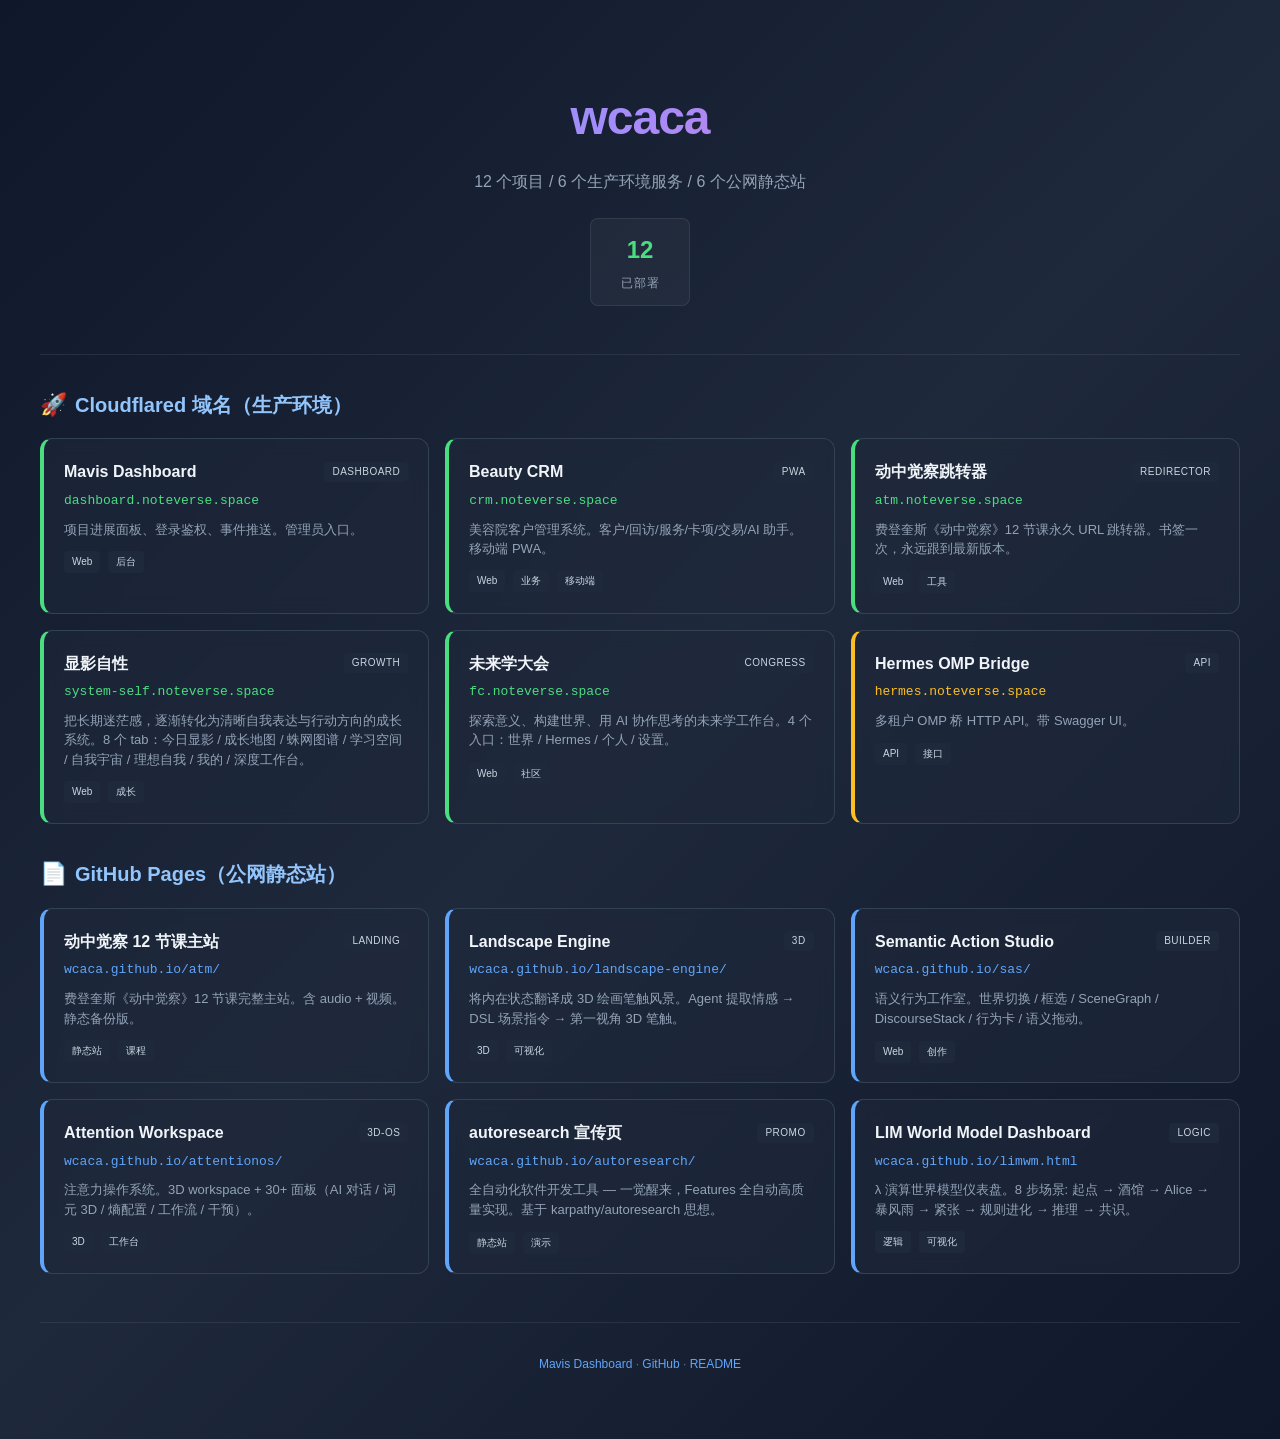
<file: index.html>
<!DOCTYPE html>
<html lang="zh-CN">
<head>
<meta charset="UTF-8">
<meta name="viewport" content="width=device-width, initial-scale=1.0">
<title>wcaca · 12 部署总入口</title>
<style>
* { box-sizing: border-box; margin: 0; padding: 0; }
body {
  font-family: -apple-system, BlinkMacSystemFont, 'Segoe UI', sans-serif;
  background: linear-gradient(135deg, #0f172a 0%, #1e293b 50%, #0f172a 100%);
  color: #e2e8f0;
  padding: 32px 16px;
  line-height: 1.6;
  min-height: 100vh;
}
.wrap { max-width: 1200px; margin: 0 auto; }

.hero {
  text-align: center;
  padding: 48px 16px;
  border-bottom: 1px solid rgba(255,255,255,0.08);
  margin-bottom: 32px;
}
.hero h1 {
  font-size: 48px;
  font-weight: 800;
  background: linear-gradient(135deg, #60a5fa 0%, #a78bfa 50%, #f472b6 100%);
  -webkit-background-clip: text;
  background-clip: text;
  color: transparent;
  margin-bottom: 12px;
  letter-spacing: -1px;
}
.hero .sub {
  color: #94a3b8;
  font-size: 16px;
  margin-bottom: 24px;
}
.hero .stats {
  display: flex;
  gap: 24px;
  justify-content: center;
  flex-wrap: wrap;
  margin-top: 24px;
}
.hero .stat {
  background: rgba(255,255,255,0.04);
  border: 1px solid rgba(255,255,255,0.08);
  border-radius: 8px;
  padding: 12px 20px;
  min-width: 100px;
}
.hero .stat .num {
  font-size: 24px;
  font-weight: 700;
  color: #4ade80;
  font-variant-numeric: tabular-nums;
}
.hero .stat .lbl {
  color: #94a3b8;
  font-size: 12px;
  text-transform: uppercase;
  letter-spacing: 1px;
  margin-top: 4px;
}

h2 {
  color: #93c5fd;
  margin: 32px 0 16px;
  font-size: 20px;
  display: flex;
  align-items: center;
  gap: 8px;
}
h2 .icon { font-size: 22px; }

.grid {
  display: grid;
  grid-template-columns: repeat(auto-fit, minmax(360px, 1fr));
  gap: 16px;
  margin-bottom: 32px;
}
.card {
  background: rgba(30, 41, 59, 0.6);
  border: 1px solid #334155;
  border-left: 4px solid #4ade80;
  border-radius: 12px;
  padding: 20px;
  text-decoration: none;
  color: inherit;
  display: block;
  transition: all 0.2s ease;
  backdrop-filter: blur(8px);
}
.card:hover {
  transform: translateY(-2px);
  border-color: #60a5fa;
  background: rgba(30, 41, 59, 0.8);
}
.card.pages { border-left-color: #60a5fa; }
.card.api { border-left-color: #fbbf24; }

.card h3 {
  font-size: 16px;
  color: #f1f5f9;
  margin-bottom: 6px;
  display: flex;
  align-items: center;
  justify-content: space-between;
}
.card h3 .badge {
  font-size: 10px;
  padding: 2px 8px;
  background: #1e293b;
  color: #cbd5e1;
  border-radius: 4px;
  text-transform: uppercase;
  letter-spacing: 0.5px;
  font-weight: 500;
}
.card .url {
  color: #4ade80;
  font-size: 13px;
  font-family: 'JetBrains Mono', 'SF Mono', Monaco, monospace;
  word-break: break-all;
  margin-bottom: 8px;
}
.card.pages .url { color: #60a5fa; }
.card.api .url { color: #fbbf24; }
.card .desc {
  color: #94a3b8;
  font-size: 13px;
  line-height: 1.5;
}
.card .meta {
  display: flex;
  gap: 8px;
  margin-top: 12px;
  flex-wrap: wrap;
}
.tag {
  display: inline-block;
  background: #1e293b;
  color: #cbd5e1;
  font-size: 10px;
  padding: 3px 8px;
  border-radius: 4px;
  font-weight: 500;
}

footer {
  text-align: center;
  padding: 32px 16px;
  margin-top: 48px;
  border-top: 1px solid rgba(255,255,255,0.08);
  color: #64748b;
  font-size: 12px;
}
footer a { color: #60a5fa; text-decoration: none; }
footer a:hover { text-decoration: underline; }
</style>
</head>
<body>
<div class="wrap">

  <div class="hero">
    <h1>wcaca</h1>
    <p class="sub">12 个项目 / 6 个生产环境服务 / 6 个公网静态站</p>
    <div class="stats">
      <div class="stat">
        <div class="num">12</div>
        <div class="lbl">已部署</div>
      </div>
    </div>
  </div>

  <h2><span class="icon">🚀</span> Cloudflared 域名（生产环境）</h2>
  <div class="grid">
    <a class="card" href="https://dashboard.noteverse.space" target="_blank" rel="nofollow noopener noreferrer">
      <h3>Mavis Dashboard <span class="badge">DASHBOARD</span></h3>
      <div class="url">dashboard.noteverse.space</div>
      <div class="desc">项目进展面板、登录鉴权、事件推送。管理员入口。</div>
      <div class="meta">
        <span class="tag">Web</span>
        <span class="tag">后台</span>
      </div>
    </a>

    <a class="card" href="https://crm.noteverse.space" target="_blank" rel="noopener noreferrer">
      <h3>Beauty CRM <span class="badge">PWA</span></h3>
      <div class="url">crm.noteverse.space</div>
      <div class="desc">美容院客户管理系统。客户/回访/服务/卡项/交易/AI 助手。移动端 PWA。</div>
      <div class="meta">
        <span class="tag">Web</span>
        <span class="tag">业务</span>
        <span class="tag">移动端</span>
      </div>
    </a>

    <a class="card" href="https://atm.noteverse.space" target="_blank" rel="noopener noreferrer">
      <h3>动中觉察跳转器 <span class="badge">REDIRECTOR</span></h3>
      <div class="url">atm.noteverse.space</div>
      <div class="desc">费登奎斯《动中觉察》12 节课永久 URL 跳转器。书签一次，永远跟到最新版本。</div>
      <div class="meta">
        <span class="tag">Web</span>
        <span class="tag">工具</span>
      </div>
    </a>

    <a class="card" href="https://system-self.noteverse.space" target="_blank" rel="noopener noreferrer">
      <h3>显影自性 <span class="badge">GROWTH</span></h3>
      <div class="url">system-self.noteverse.space</div>
      <div class="desc">把长期迷茫感，逐渐转化为清晰自我表达与行动方向的成长系统。8 个 tab：今日显影 / 成长地图 / 蛛网图谱 / 学习空间 / 自我宇宙 / 理想自我 / 我的 / 深度工作台。</div>
      <div class="meta">
        <span class="tag">Web</span>
        <span class="tag">成长</span>
      </div>
    </a>

    <a class="card" href="https://fc.noteverse.space" target="_blank" rel="noopener noreferrer">
      <h3>未来学大会 <span class="badge">CONGRESS</span></h3>
      <div class="url">fc.noteverse.space</div>
      <div class="desc">探索意义、构建世界、用 AI 协作思考的未来学工作台。4 个入口：世界 / Hermes / 个人 / 设置。</div>
      <div class="meta">
        <span class="tag">Web</span>
        <span class="tag">社区</span>
      </div>
    </a>

    <a class="card api" href="https://hermes.noteverse.space/docs" target="_blank" rel="noopener noreferrer">
      <h3>Hermes OMP Bridge <span class="badge">API</span></h3>
      <div class="url">hermes.noteverse.space</div>
      <div class="desc">多租户 OMP 桥 HTTP API。带 Swagger UI。</div>
      <div class="meta">
        <span class="tag">API</span>
        <span class="tag">接口</span>
      </div>
    </a>
  </div>

  <h2><span class="icon">📄</span> GitHub Pages（公网静态站）</h2>
  <div class="grid">
    <a class="card pages" href="./atm/">
      <h3>动中觉察 12 节课主站 <span class="badge">LANDING</span></h3>
      <div class="url">wcaca.github.io/atm/</div>
      <div class="desc">费登奎斯《动中觉察》12 节课完整主站。含 audio + 视频。静态备份版。</div>
      <div class="meta">
        <span class="tag">静态站</span>
        <span class="tag">课程</span>
      </div>
    </a>

    <a class="card pages" href="./landscape-engine/">
      <h3>Landscape Engine <span class="badge">3D</span></h3>
      <div class="url">wcaca.github.io/landscape-engine/</div>
      <div class="desc">将内在状态翻译成 3D 绘画笔触风景。Agent 提取情感 → DSL 场景指令 → 第一视角 3D 笔触。</div>
      <div class="meta">
        <span class="tag">3D</span>
        <span class="tag">可视化</span>
      </div>
    </a>

    <a class="card pages" href="./sas/">
      <h3>Semantic Action Studio <span class="badge">BUILDER</span></h3>
      <div class="url">wcaca.github.io/sas/</div>
      <div class="desc">语义行为工作室。世界切换 / 框选 / SceneGraph / DiscourseStack / 行为卡 / 语义拖动。</div>
      <div class="meta">
        <span class="tag">Web</span>
        <span class="tag">创作</span>
      </div>
    </a>

    <a class="card pages" href="./attentionos/">
      <h3>Attention Workspace <span class="badge">3D-OS</span></h3>
      <div class="url">wcaca.github.io/attentionos/</div>
      <div class="desc">注意力操作系统。3D workspace + 30+ 面板（AI 对话 / 词元 3D / 熵配置 / 工作流 / 干预）。</div>
      <div class="meta">
        <span class="tag">3D</span>
        <span class="tag">工作台</span>
      </div>
    </a>

    <a class="card pages" href="./autoresearch/">
      <h3>autoresearch 宣传页 <span class="badge">PROMO</span></h3>
      <div class="url">wcaca.github.io/autoresearch/</div>
      <div class="desc">全自动化软件开发工具 — 一觉醒来，Features 全自动高质量实现。基于 karpathy/autoresearch 思想。</div>
      <div class="meta">
        <span class="tag">静态站</span>
        <span class="tag">演示</span>
      </div>
    </a>

    <a class="card pages" href="./limwm.html">
      <h3>LIM World Model Dashboard <span class="badge">LOGIC</span></h3>
      <div class="url">wcaca.github.io/limwm.html</div>
      <div class="desc">λ 演算世界模型仪表盘。8 步场景: 起点 → 酒馆 → Alice → 暴风雨 → 紧张 → 规则进化 → 推理 → 共识。</div>
      <div class="meta">
        <span class="tag">逻辑</span>
        <span class="tag">可视化</span>
      </div>
    </a>
  </div>

  <footer>
    <p><a href="https://dashboard.noteverse.space" rel="nofollow noopener noreferrer">Mavis Dashboard</a> ·
    <a href="https://github.com/wcaca" rel="noopener noreferrer">GitHub</a> ·
    <a href="https://wcaca.github.io/wcaca.github.io/README.md" rel="noopener noreferrer">README</a></p>
  </footer>

</div>
</body>
</html>
</file>
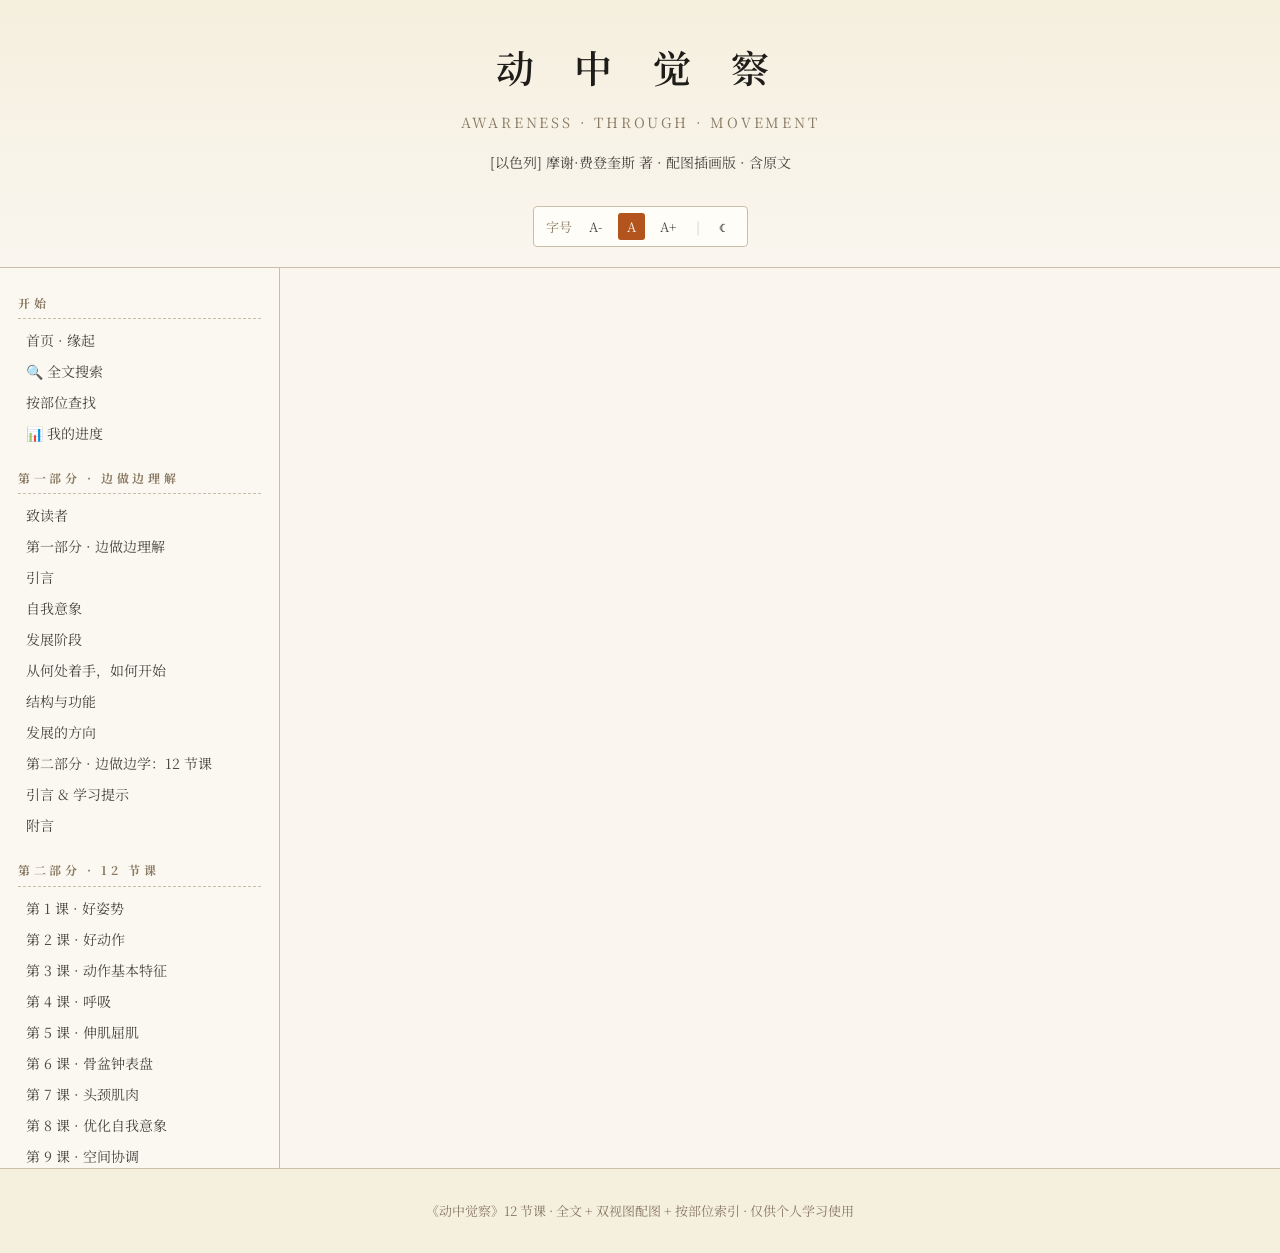
<file: atm/index.html>
<!doctype html>
<html lang="zh-CN">
  <head>
    <meta charset="UTF-8" />
    <link rel="icon" type="image/svg+xml" href="favicon.svg" />
    <meta name="viewport" content="width=device-width, initial-scale=1.0" />
    <title>动中觉察 · 12 节课插图版</title>
    <meta name="description" content="摩谢·费登奎斯《动中觉察》12 节课，配以动作示意图" />
    <link rel="preconnect" href="https://fonts.googleapis.com" />
    <link rel="preconnect" href="https://fonts.gstatic.com" crossorigin />
    <link rel="stylesheet" href="https://fonts.googleapis.com/css2?family=Noto+Serif+SC:wght@400;500;600;700&display=swap" />
    <script type="module" crossorigin src="assets/index-By02EPwm.js"></script>
    <link rel="stylesheet" crossorigin href="assets/index-CZy6r_pu.css">
  </head>
  <body>
    <div id="root"></div>
  </body>
</html>
</file>
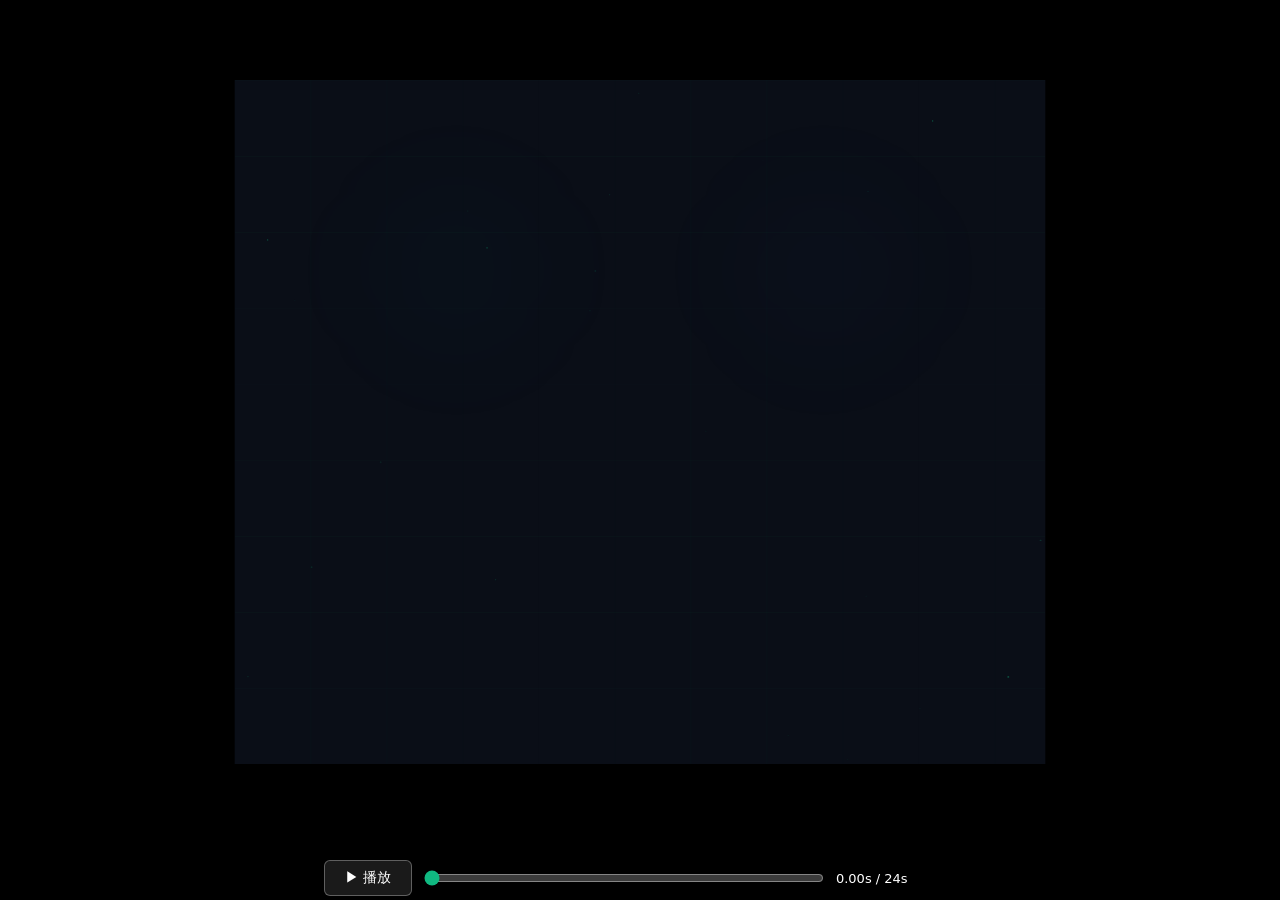
<file: autoresearch/index.html>
<!DOCTYPE html>
<html lang="zh-CN">
<head>
<meta charset="UTF-8">
<meta name="viewport" content="width=1920, initial-scale=1">
<title>autoresearch — 全自动化软件开发</title>
<style>
  @import url('https://fonts.googleapis.com/css2?family=JetBrains+Mono:wght@400;600;700&family=Noto+Sans+SC:wght@400;500;600;700&display=swap');
  * { margin: 0; padding: 0; box-sizing: border-box; }
  body { background: #000; overflow: hidden; font-family: 'Noto Sans SC', 'PingFang SC', 'Microsoft YaHei', system-ui, sans-serif; }
  #root { width: 100vw; height: 100vh; }

  .canvas { width: 1920px; height: 1080px; position: relative; overflow: hidden; background: #0a0e17; }
  .scene { position: absolute; inset: 0; }
  .controls { margin-top: 16px; display: flex; align-items: center; gap: 12px; color: #fff; font-family: system-ui, sans-serif; font-size: 13px; justify-content: center; }
  .controls button { padding: 8px 20px; border-radius: 6px; border: 1px solid rgba(255,255,255,.3); background: rgba(255,255,255,.1); color: #fff; cursor: pointer; font-size: 14px; }
  .controls button:hover { background: rgba(255,255,255,.2); }
  .controls span { font-variant-numeric: tabular-nums; min-width: 120px; }
  .particle { position: absolute; border-radius: 50%; pointer-events: none; }
  .grid-line { position: absolute; pointer-events: none; }
  @keyframes blink { 50% { opacity: 0; } }
  .cursor { display: inline-block; width: 8px; height: 16px; background: #10b981; animation: blink 1s step-end infinite; vertical-align: middle; }
</style>
</head>
<body>
<div id="root"></div>

<script>
/* =====================================================
   autoresearch 中文版宣传动画
   Pure vanilla JS — no React/Babel dependency
   ===================================================== */

const C = {
  bg:'#0a0e17', bgCard:'#111827', green:'#10b981', cyan:'#06b6d4', blue:'#3b82f6',
  purple:'#8b5cf6', orange:'#f59e0b', red:'#ef4444', white:'#f1f5f9',
  gray:'#64748b', grayLight:'#94a3b8', grayDark:'#1e293b', border:'#334155',
};
const mono = "'JetBrains Mono', monospace";
const sans = "'Noto Sans SC', 'PingFang SC', 'Microsoft YaHei', system-ui, sans-serif";
const DURATION = 24;

let currentTime = 0, playing = false, startTs = null, raf = null;

// Easing
const ease = {
  linear: t => t,
  easeOut: t => t*(2-t),
  easeInOut: t => t<0.5?2*t*t:-1+(4-2*t)*t,
  elastic: t => t===0||t===1?t:-Math.pow(2,10*(t-1))*Math.sin((t-1.1)*5*Math.PI),
};
function lerp(a,b,t,fn=ease.linear){ return a+(b-a)*fn(Math.max(0,Math.min(1,t))); }
function fadeIn(time,start,dur=0.3){ return ease.easeOut(Math.max(0,Math.min(1,(time-start)/dur))); }
function spriteP(time,start,end){ return time<start||time>end?-1:(time-start)/(end-start); }

// Particles
const particles=[];
for(let i=0;i<50;i++) particles.push({x:Math.random()*1920,y:Math.random()*1080,size:1+Math.random()*2,speed:0.3+Math.random()*0.7,baseOp:0.1+Math.random()*0.3});

function particleHtml(time){
  let h='';
  for(const p of particles){
    const y=((p.y-time*p.speed*30)%1080+1080)%1080;
    const op=p.baseOp*(0.5+0.5*Math.sin(time*2+p.x));
    h+=`<div class="particle" style="left:${p.x}px;top:${y}px;width:${p.size}px;height:${p.size}px;background:${C.green};opacity:${op.toFixed(3)}"></div>`;
  }
  return h;
}

function gridHtml(time){
  let h='';
  for(let x=0;x<=1920;x+=120){const op=0.03+0.02*Math.sin(time+x*0.01);h+=`<div class="grid-line" style="left:${x}px;top:0;width:1px;height:100%;background:rgba(16,185,129,${op.toFixed(4)})"></div>`;}
  for(let y=0;y<=1080;y+=120){const op=0.03+0.02*Math.sin(time+y*0.01);h+=`<div class="grid-line" style="left:0;top:${y}px;width:100%;height:1px;background:rgba(16,185,129,${op.toFixed(4)})"></div>`;}
  return h;
}

function esc(s){return s.replace(/&/g,'&amp;').replace(/</g,'&lt;').replace(/>/g,'&gt;');}

function arrowSvg(x,y,op,time){
  const d=-time*40;
  return `<svg style="position:absolute;left:${x}px;top:${y}px;opacity:${op}" width="60" height="24" viewBox="0 0 60 24"><line x1="0" y1="12" x2="45" y2="12" stroke="${C.green}" stroke-width="2" stroke-dasharray="6 3" stroke-dashoffset="${d}" opacity="0.7"/><polygon points="42,6 54,12 42,18" fill="${C.green}" opacity="0.8"/></svg>`;
}

// ==================== Scenes ====================

function sceneTitle(t){
  if(t<0||t>5)return'';
  // 打字机效果
  const tagFull='> 你只管睡觉，功能自己上线。';
  const tagChars=Math.min(tagFull.length,Math.floor(Math.max(0,t-3)*20));

  // 扫描线 (前1.5s)
  const scanY=t<1.5?lerp(-100,1200,Math.min(1,t/1.5),ease.easeOut):-100;

  // 下划线展开
  const ulScale=lerp(0,1,Math.min(1,Math.max(0,(t-1.3)*3)),ease.easeOut);

  // 淡入
  const oBadge=fadeIn(t,0.4);
  const oTitle=fadeIn(t,0.7);
  const oSub=fadeIn(t,1.4);
  const oTag=fadeIn(t,3.0);
  const oCorners=fadeIn(t,0.6);

  // 标题上滑
  const titleY=lerp(40,0,Math.max(0,spriteP(t,0.7,2.0)),ease.easeOut);

  return `<div class="scene">
    ${particleHtml(t)}
    ${gridHtml(t)}

    <!-- 巨型发光球 -->
    <div style="position:absolute;top:250px;left:50%;transform:translateX(-50%);width:1000px;height:500px;border-radius:50%;background:radial-gradient(ellipse,${C.green}14,transparent 70%);filter:blur(60px);opacity:${Math.min(1,t*0.6).toFixed(2)}"></div>
    <div style="position:absolute;top:100px;left:150px;width:400px;height:400px;border-radius:50%;background:radial-gradient(circle,${C.cyan}08,transparent 70%);filter:blur(80px)"></div>
    <div style="position:absolute;top:100px;right:150px;width:400px;height:400px;border-radius:50%;background:radial-gradient(circle,${C.blue}08,transparent 70%);filter:blur(80px)"></div>

    <!-- 水平扫描线 -->
    ${t<1.5?`<div style="position:absolute;left:0;top:${scanY}px;width:100%;height:2px;background:linear-gradient(90deg,transparent,${C.green}90,transparent);box-shadow:0 0 40px 10px ${C.green}30"></div>`:''}

    <!-- 四角装饰框 -->
    <div style="position:absolute;top:40px;left:40px;width:60px;height:60px;border-top:2px solid ${C.green}40;border-left:2px solid ${C.green}40;opacity:${oCorners}"></div>
    <div style="position:absolute;top:40px;right:40px;width:60px;height:60px;border-top:2px solid ${C.green}40;border-right:2px solid ${C.green}40;opacity:${oCorners}"></div>
    <div style="position:absolute;bottom:40px;left:40px;width:60px;height:60px;border-bottom:2px solid ${C.green}40;border-left:2px solid ${C.green}40;opacity:${oCorners}"></div>
    <div style="position:absolute;bottom:40px;right:40px;width:60px;height:60px;border-bottom:2px solid ${C.green}40;border-right:2px solid ${C.green}40;opacity:${oCorners}"></div>

    <!-- 版本徽章 -->
    <div style="position:absolute;top:260px;left:50%;transform:translateX(-50%) translateY(${lerp(15,0,oBadge,ease.easeOut)}px);display:inline-flex;align-items:center;gap:10px;padding:10px 24px;border-radius:24px;background:${C.green}10;border:1px solid ${C.green}25;color:${C.green};font-size:15px;font-weight:600;font-family:${mono};letter-spacing:1px;opacity:${oBadge}">v1.0 <span style="color:${C.gray}">|</span> github.com/smallnest/autoresearch</div>

    <!-- 主标题 -->
    <div style="position:absolute;top:340px;left:0;right:0;text-align:center;opacity:${oTitle};transform:translateY(${titleY}px)">
      <span style="font-size:110px;font-weight:700;color:${C.white};font-family:${mono};letter-spacing:-4px;line-height:1;text-shadow:0 0 60px ${C.green}30,0 0 120px ${C.green}10">autoresearch</span>
    </div>

    <!-- 强调下划线 -->
    <div style="position:absolute;top:470px;left:50%;transform:translateX(-50%) scaleX(${ulScale.toFixed(3)});width:500px;height:3px;border-radius:2px;background:linear-gradient(90deg,transparent,${C.green},transparent);box-shadow:0 0 20px ${C.green}40;opacity:${oTitle}"></div>

    <!-- 副标题 -->
    <div style="position:absolute;top:510px;left:0;right:0;text-align:center;font-size:30px;color:${C.grayLight};font-weight:500;letter-spacing:2px;opacity:${oSub};transform:translateY(${lerp(15,0,oSub,ease.easeOut)}px);font-family:${sans}">全自动化软件开发</div>

    <!-- 口号 (打字机效果) -->
    <div style="position:absolute;top:600px;left:0;right:0;text-align:center;font-size:19px;color:${C.green};font-family:${sans};opacity:${oTag}">${esc(tagFull.substring(0,tagChars))}${tagChars<tagFull.length?'<span class="cursor" style="width:10px;height:20px;margin-left:2px"></span>':''}</div>

    <!-- 底部二进制装饰 -->
    <div style="position:absolute;bottom:60px;left:50%;transform:translateX(-50%);display:flex;gap:36px;font-family:${mono};font-size:11px;color:${C.green}18;opacity:${fadeIn(t,1.5)}">
      ${['01001','11010','00111','10101','01110','10010','11100','01011'].map((b,i)=>`<span style="opacity:${(0.3+0.3*Math.sin(t*2+i)).toFixed(2)}">${b}</span>`).join('')}
    </div>
  </div>`;
}

function scenePipeline(t){
  if(t<5||t>12)return'';
  const phase=t<5.5?0:t<7?1:t<8.5?2:3;
  const agents=[
    {name:'Claude',icon:'\u{1F916}',color:C.blue,x:0},
    {name:'Codex',icon:'\u26A1',color:C.green,x:220},
    {name:'OpenCode',icon:'\u{1F504}',color:C.purple,x:440},
  ];
  let agentsHtml='';
  for(let i=0;i<agents.length;i++){
    const a=agents[i],active=phase===1;
    const op=fadeIn(t,5.0+i*0.15);
    const pulse=active?0.5+0.5*Math.sin(t*4+i):0;
    agentsHtml+=`<div style="position:absolute;left:${a.x}px;top:0;width:200px;padding:20px 16px;background:${C.bgCard};border-radius:12px;text-align:center;border:1px solid ${active?a.color:C.border};opacity:${op};transform:translateY(${lerp(30,0,op,ease.easeOut)}px) scale(${lerp(0.9,1,op,ease.easeOut)});box-shadow:${active?`0 0 ${20*pulse}px ${4*pulse}px ${a.color}30`:'0 4px 24px rgba(0,0,0,0.3)'}">
      <div style="width:48px;height:48px;border-radius:50%;background:${a.color}12;border:2px solid ${active?a.color+'cc':a.color+'40'};display:flex;align-items:center;justify-content:center;margin:0 auto 12px;font-size:20px;color:${a.color}">${a.icon}</div>
      <div style="color:${C.white};font-size:15px;font-weight:600;font-family:${mono}">${a.name}</div>
      <div style="margin-top:8px;font-size:11px;letter-spacing:1px;font-weight:600;color:${active?a.color:C.gray};font-family:${sans}">${active?'执行中':'审查中'}</div>
    </div>`;
  }
  const score=phase>=2?Math.round(lerp(0,92,fadeIn(t,6.5),ease.easeOut)):0;
  const sc=score>=85?C.green:C.orange;
  const rad=50,circ=2*Math.PI*rad,filled=circ*(score/100);
  const step4Active=phase===3;
  let s4='';
  for(const item of [{icon:'\u{1F500}',text:'创建 PR'},{icon:'\u2705',text:'自动合并'},{icon:'\u{1F512}',text:'关闭 Issue'}]){
    s4+=`<div style="display:flex;align-items:center;gap:10px;padding:8px 0;opacity:${step4Active?1:0.4};color:${step4Active?C.white:C.gray};font-size:15px;font-weight:500;font-family:${sans}"><span style="font-size:16px">${item.icon}</span> ${item.text}${step4Active?`<span style="margin-left:auto;color:${C.green};font-size:12px;font-weight:600">\u2713</span>`:''}</div>`;
  }
  let dots='';
  const ai=Math.floor((t-4)*2)%5;
  for(let i=0;i<5;i++) dots+=`<div style="height:10px;border-radius:5px;width:${i===ai?32:10}px;background:${i===ai?C.green:C.grayDark};transition:all 0.3s"></div>`;
  return `<div class="scene">
    ${particleHtml(t)}
    <div style="position:absolute;top:60px;left:50%;transform:translateX(-50%);font-size:16px;letter-spacing:4px;color:${C.green};font-weight:600;font-family:${sans};opacity:${fadeIn(t,4.2)}">工 作 原 理</div>
    <div style="position:absolute;left:80px;top:200px;width:320px;padding:24px;background:${C.bgCard};border-radius:12px;border:1px solid ${phase===0?C.green:C.border};box-shadow:${phase===0?`0 0 30px ${C.green}15`:'none'};opacity:${fadeIn(t,4.4)};transform:translateY(${lerp(20,0,fadeIn(t,4.4),ease.easeOut)}px)">
      <div style="display:flex;align-items:center;gap:12px;margin-bottom:16px"><div style="width:36px;height:36px;border-radius:8px;background:#1f2937;display:flex;align-items:center;justify-content:center;font-size:18px">\u{1F4CB}</div><div><div style="color:${C.white};font-size:16px;font-weight:600;font-family:${sans}">GitHub Issue</div><div style="color:${C.gray};font-size:12px;font-family:${mono}">#42 feat: 用户认证</div></div></div>
      <div style="border-top:1px solid ${C.border};padding-top:12px;color:${C.grayLight};font-size:14px;line-height:1.7;font-family:${sans}">提供 Issue 编号，autoresearch 自动阅读、拆分子任务并开始实现。</div>
    </div>
    <div style="position:absolute;left:80px;top:172px;display:inline-flex;align-items:center;gap:6px;padding:6px 14px;border-radius:20px;background:rgba(6,182,212,0.08);border:1px solid rgba(6,182,212,0.25);color:${C.cyan};font-size:13px;font-weight:600;font-family:${sans};opacity:${fadeIn(t,4.4)};transform:scale(${lerp(0.8,1,fadeIn(t,4.4),ease.elastic)})">\u2460 输入</div>
    ${arrowSvg(420,245,fadeIn(t,5.2),t)}
    <div style="position:absolute;left:500px;top:140px">${agentsHtml}
      <div style="position:absolute;left:160px;top:-28px;display:inline-flex;align-items:center;gap:6px;padding:6px 14px;border-radius:20px;background:rgba(139,92,246,0.08);border:1px solid rgba(139,92,246,0.25);color:${C.purple};font-size:13px;font-weight:600;font-family:${sans};opacity:${fadeIn(t,5.0)};transform:scale(${lerp(0.8,1,fadeIn(t,5.0),ease.elastic)})">\u2461 多智能体协作</div>
      <div style="position:absolute;top:180px;left:140px;padding:10px 16px;border-radius:8px;background:${C.bgCard};border:1px solid ${C.border};font-family:${mono};font-size:13px;color:${C.grayLight};opacity:${fadeIn(t,5.5)}">agent = <span style="color:${C.green}">(iter-1) % N</span></div>
    </div>
    ${arrowSvg(980,245,fadeIn(t,6.2),t)}
    <div style="position:absolute;left:1060px;top:140px;opacity:${fadeIn(t,6.0)}">
      <div style="position:absolute;left:30px;top:-28px;display:inline-flex;align-items:center;gap:6px;padding:6px 14px;border-radius:20px;background:rgba(245,158,11,0.08);border:1px solid rgba(245,158,11,0.25);color:${C.orange};font-size:13px;font-weight:600;font-family:${sans};transform:scale(${lerp(0.8,1,fadeIn(t,6.0),ease.elastic)})">\u2462 质量关卡</div>
      <div style="position:absolute;left:30px;top:10px;width:140px;height:140px">
        <svg width="140" height="140" style="transform:rotate(-90deg)"><circle cx="70" cy="70" r="${rad}" fill="none" stroke="${C.grayDark}" stroke-width="6"/><circle cx="70" cy="70" r="${rad}" fill="none" stroke="${sc}" stroke-width="6" stroke-dasharray="${filled} ${circ}" stroke-linecap="round" style="filter:drop-shadow(0 0 6px ${sc}60)"/></svg>
        <div style="position:absolute;inset:0;display:flex;flex-direction:column;align-items:center;justify-content:center"><div style="font-size:32px;font-weight:700;color:${sc};font-family:${mono};line-height:1">${score}</div><div style="font-size:11px;color:${C.gray};margin-top:2px;font-family:${sans}">/ 85 通过</div></div>
      </div>
      <div style="position:absolute;top:170px;left:0;width:200px;text-align:center"><div style="color:${C.grayLight};font-size:13px;font-family:${sans}">评分阈值</div><div style="color:${C.white};font-size:15px;font-weight:600;font-family:${mono};margin-top:4px">${phase>=2?'PASS':'等待中'}</div></div>
    </div>
    ${arrowSvg(1300,245,fadeIn(t,7.2),t)}
    <div style="position:absolute;left:1380px;top:200px;opacity:${fadeIn(t,7.0)}">
      <div style="position:absolute;left:0;top:-28px;display:inline-flex;align-items:center;gap:6px;padding:6px 14px;border-radius:20px;background:rgba(16,185,129,0.08);border:1px solid rgba(16,185,129,0.25);color:${C.green};font-size:13px;font-weight:600;font-family:${sans};transform:scale(${lerp(0.8,1,fadeIn(t,7.0),ease.elastic)})">\u2463 输出</div>
      <div style="padding:20px;background:${C.bgCard};border-radius:12px;border:1px solid ${phase===3?C.green:C.border};width:280px;box-shadow:${phase===3?`0 0 30px ${C.green}15`:'none'}">${s4}</div>
    </div>
    <div style="position:absolute;bottom:120px;left:50%;transform:translateX(-50%);display:flex;align-items:center;gap:16px;opacity:${fadeIn(t,8.0)}">${dots}<span style="color:${C.gray};font-size:13px;font-family:${sans};margin-left:8px">第 ${Math.min(5,Math.max(1,Math.floor((t-4)*1.5)))} 轮 / 共 5 轮</span></div>
  </div>`;
}

function sceneTerminal(t){
  if(t<11||t>17)return'';
  const allLines=[
    {cls:'cmd',text:'./run.sh 42'},
    {cls:''},
    {cls:'info',text:'\u2192 读取 Issue #42: feat: 添加用户认证功能'},
    {cls:'info',text:'\u2192 规划阶段: 拆分为 3 个子任务'},
    {cls:'info',text:'\u2192 子任务 T-001: 添加认证中间件 (优先级 1)'},
    {cls:'info',text:'\u2192 子任务 T-002: 添加登录/注册接口 (优先级 2)'},
    {cls:'info',text:'\u2192 子任务 T-003: 添加认证测试 (优先级 3)'},
    {cls:''},
    {cls:'bright',text:'\u2550\u2550\u2550 第 1 轮 \u2014 Claude (实现 T-001) \u2550\u2550\u2550'},
    {cls:'pass',text:'\u2713 实现完成'},
    {cls:'bright',text:'\u2550\u2550\u2550 第 2 轮 \u2014 Codex (审查 T-001) \u2550\u2550\u2550'},
    {cls:'pass',text:'\u2713 审查评分: 92/100 (\u2265 85 通过)'},
    {cls:'pass',text:'\u2713 子任务 T-001 通过'},
    {cls:'bright',text:'\u2550\u2550\u2550 第 3 轮 \u2014 OpenCode (审查 T-002) \u2550\u2550\u2550'},
    {cls:'fail',text:'\u2717 审查评分: 78/100 (< 85 未通过)'},
    {cls:'info',text:'\u2192 根据审查反馈修复中...'},
    {cls:'bright',text:'\u2550\u2550\u2550 第 4 轮 \u2014 Claude (审查 T-002) \u2550\u2550\u2550'},
    {cls:'pass',text:'\u2713 审查评分: 88/100 (\u2265 85 通过)'},
    {cls:'pass',text:'\u2713 子任务 T-002 通过'},
    {cls:'bright',text:'\u2550\u2550\u2550 第 5 轮 \u2014 Codex (审查 T-003) \u2550\u2550\u2550'},
    {cls:'pass',text:'\u2713 审查评分: 95/100 (\u2265 85 通过)'},
    {cls:'pass',text:'\u2713 所有子任务通过!'},
    {cls:''},
    {cls:'pass',text:'\u2192 创建 PR #43... \u2713'},
    {cls:'pass',text:'\u2192 合并 PR #43... \u2713'},
    {cls:'pass',text:'\u2192 评论 Issue #42... \u2713'},
    {cls:'pass',text:'\u2192 关闭 Issue #42... \u2713'},
    {cls:''},
    {cls:'pass',text:'\u2705 Issue #42 已完成，共 5 轮迭代 (评分: 95/100)'},
  ];
  const lineProg=Math.min(1,(t-11.5)*0.22);
  const n=Math.floor(allLines.length*lineProg);
  let linesHtml='';
  for(let i=0;i<n&&i<allLines.length;i++){
    const l=allLines[i];
    if(!l.cls){linesHtml+='\n';continue;}
    if(l.cls==='cmd') linesHtml+=`<span style="color:${C.green}">$ </span><span style="color:${C.white}">${esc(l.text)}</span>\n`;
    else linesHtml+=`<span style="color:${l.cls==='pass'?C.green:l.cls==='fail'?C.red:l.cls==='bright'?C.white:C.gray}">${esc(l.text)}</span>\n`;
  }
  if(t>12) linesHtml+='<span class="cursor"></span>';
  const termOp=fadeIn(t,11.5);
  const statsOp=fadeIn(t,14);
  const stats=[
    {icon:'\u{1F504}',value:'5',label:'迭代轮数'},
    {icon:'\u2B50',value:'95/100',label:'最终评分'},
    {icon:'\u{1F916}',value:'3',label:'智能体数'},
    {icon:'\u{1F4A4}',value:'0 分钟',label:'人工投入'},
  ];
  let sh='';
  for(const s of stats) sh+=`<div style="text-align:center;padding:16px 24px;background:${C.bgCard};border-radius:12px;border:1px solid ${C.border};min-width:160px"><div style="font-size:22px;margin-bottom:4px">${s.icon}</div><div style="font-size:22px;font-weight:700;color:${C.white};font-family:${mono}">${s.value}</div><div style="font-size:12px;color:${C.gray};margin-top:4px;letter-spacing:1px;font-family:${sans}">${s.label}</div></div>`;
  return `<div class="scene">
    ${particleHtml(t)}
    ${gridHtml(t)}
    <div style="position:absolute;top:50px;left:50%;transform:translateX(-50%);font-size:16px;letter-spacing:4px;color:${C.green};font-weight:600;font-family:${sans};opacity:${fadeIn(t,11.2)}">一 条 命 令，全 自 动 化</div>
    <div style="position:absolute;left:260px;top:110px;width:1400px;height:520px;background:#0d1117;border-radius:12px;border:1px solid ${C.border};overflow:hidden;box-shadow:0 0 40px rgba(16,185,129,0.08);opacity:${termOp};transform:translateY(${lerp(20,0,termOp,ease.easeOut)}px)">
      <div style="display:flex;align-items:center;gap:8px;padding:10px 16px;background:#161b22;border-bottom:1px solid ${C.border}"><div style="width:10px;height:10px;border-radius:50%;background:#ff5f57"></div><div style="width:10px;height:10px;border-radius:50%;background:#febc2e"></div><div style="width:10px;height:10px;border-radius:50%;background:#28c840"></div><span style="margin-left:12px;color:${C.grayLight};font-size:12px;font-family:${mono}">bash \u2014 autoresearch</span></div>
      <div style="padding:16px;font-family:${mono};font-size:13px;line-height:1.8;color:${C.grayLight};white-space:pre">${linesHtml}</div>
    </div>
    <div style="position:absolute;bottom:120px;left:50%;transform:translateX(-50%);display:flex;gap:60px;opacity:${statsOp}">${sh}</div>
  </div>`;
}

function sceneFeatures(t){
  if(t<17||t>24)return'';
  const features=[
    {icon:'\u{1F500}',title:'多智能体轮转',desc:'Claude、Codex、OpenCode 轮流审查和修复代码',color:C.blue},
    {icon:'\u{1F3AF}',title:'智能质量关卡',desc:'基于 LLM 的评分系统，85/100 为通过阈值',color:C.orange},
    {icon:'\u{1F4E6}',title:'子任务自动规划',desc:'将复杂 Issue 自动拆分为可管理的子任务',color:C.purple},
    {icon:'\u{1F504}',title:'自动 PR 与合并',desc:'自动创建 PR、合并代码、评论并关闭 Issue',color:C.green},
    {icon:'\u26A1',title:'断点续跑模式',desc:'从中断的迭代中恢复，完整保留状态',color:C.cyan},
    {icon:'\u{1F310}',title:'多语言支持',desc:'支持 Go、Python、TypeScript、Rust、Java 等语言',color:C.red},
  ];
  let fh='';
  for(let i=0;i<features.length;i++){
    const f=features[i],col=i%3,row=Math.floor(i/3),op=fadeIn(t,17.4+i*0.2);
    fh+=`<div style="position:absolute;left:${140+col*560}px;top:${140+row*240}px;width:500px;padding:28px;background:${C.bgCard};border-radius:12px;border:1px solid ${C.border};display:flex;gap:20px;align-items:flex-start;opacity:${op};transform:translateY(${lerp(20,0,op,ease.easeOut)}px)">
      <div style="width:48px;height:48px;border-radius:10px;background:${f.color}12;display:flex;align-items:center;justify-content:center;font-size:22px;flex-shrink:0">${f.icon}</div>
      <div><div style="color:${C.white};font-size:17px;font-weight:600;margin-bottom:6px;font-family:${sans}">${f.title}</div><div style="color:${C.grayLight};font-size:14px;line-height:1.6;font-family:${sans}">${f.desc}</div></div>
    </div>`;
  }
  const ctaOp=fadeIn(t,20);
  return `<div class="scene">
    ${particleHtml(t)}
    <div style="position:absolute;top:50px;left:50%;transform:translateX(-50%);font-size:16px;letter-spacing:4px;color:${C.green};font-weight:600;font-family:${sans};opacity:${fadeIn(t,17.2)}">核 心 特 性</div>
    ${fh}
    <div style="position:absolute;bottom:100px;left:50%;transform:translateX(-50%);text-align:center;opacity:${ctaOp}">
      <div style="display:inline-flex;align-items:center;gap:8px;padding:6px 16px;border-radius:8px;background:${C.bgCard};border:1px solid ${C.border};font-family:${mono};font-size:14px;color:${C.green};margin-bottom:20px">$ git clone git@github.com:smallnest/autoresearch.git</div>
      <div style="font-size:20px;color:${C.grayLight};margin-top:12px;font-family:${sans}">灵感来自 <span style="color:${C.green}">karpathy/autoresearch</span></div>
    </div>
  </div>`;
}

// ==================== Render ====================

function render(){
  const canvas=document.getElementById('canvas');
  if(!canvas)return;
  const t=currentTime;
  canvas.innerHTML=sceneTitle(t)+scenePipeline(t)+sceneTerminal(t)+sceneFeatures(t);
  document.getElementById('time-display').textContent=`${t.toFixed(2)}s / ${DURATION}s`;
  document.getElementById('time-slider').value=t;
}

function tick(now){
  if(!playing)return;
  const elapsed=(now-startTs)/1000;
  if(elapsed>=DURATION){currentTime=DURATION;playing=false;document.getElementById('play-btn').textContent='\u25B6 播放';render();return;}
  currentTime=elapsed;
  render();
  raf=requestAnimationFrame(tick);
}

function togglePlay(){
  if(playing){playing=false;if(raf)cancelAnimationFrame(raf);document.getElementById('play-btn').textContent='\u25B6 播放';}
  else{playing=true;startTs=performance.now()-currentTime*1000;document.getElementById('play-btn').textContent='\u23F8 暂停';raf=requestAnimationFrame(tick);}
}

function onSliderChange(e){currentTime=parseFloat(e.target.value);if(playing)startTs=performance.now()-currentTime*1000;render();}

function init(){
  document.getElementById('root').innerHTML=`
    <div style="width:100vw;height:calc(100vh - 56px);display:flex;align-items:center;justify-content:center;background:#000">
      <div id="canvas" class="canvas"></div>
    </div>
    <div class="controls">
      <button id="play-btn" onclick="togglePlay()">\u25B6 播放</button>
      <input id="time-slider" type="range" min="0" max="${DURATION}" step="0.05" value="0" oninput="onSliderChange(event)" style="width:400px;accent-color:${C.green}">
      <span id="time-display" style="font-variant-numeric:tabular-nums;min-width:120px">0.00s / ${DURATION}s</span>
    </div>`;
  function scaleCanvas(){
    const canvas=document.getElementById('canvas');
    const container=canvas.parentElement;
    if(!container)return;
    const s=Math.min(container.clientWidth/1920,container.clientHeight/1080)*0.95;
    canvas.style.transform=`scale(${s})`;
    canvas.style.transformOrigin='center center';
  }
  scaleCanvas();
  window.addEventListener('resize',scaleCanvas);
  render();
}

document.addEventListener('DOMContentLoaded',init);
</script>
</body>
</html>
</file>
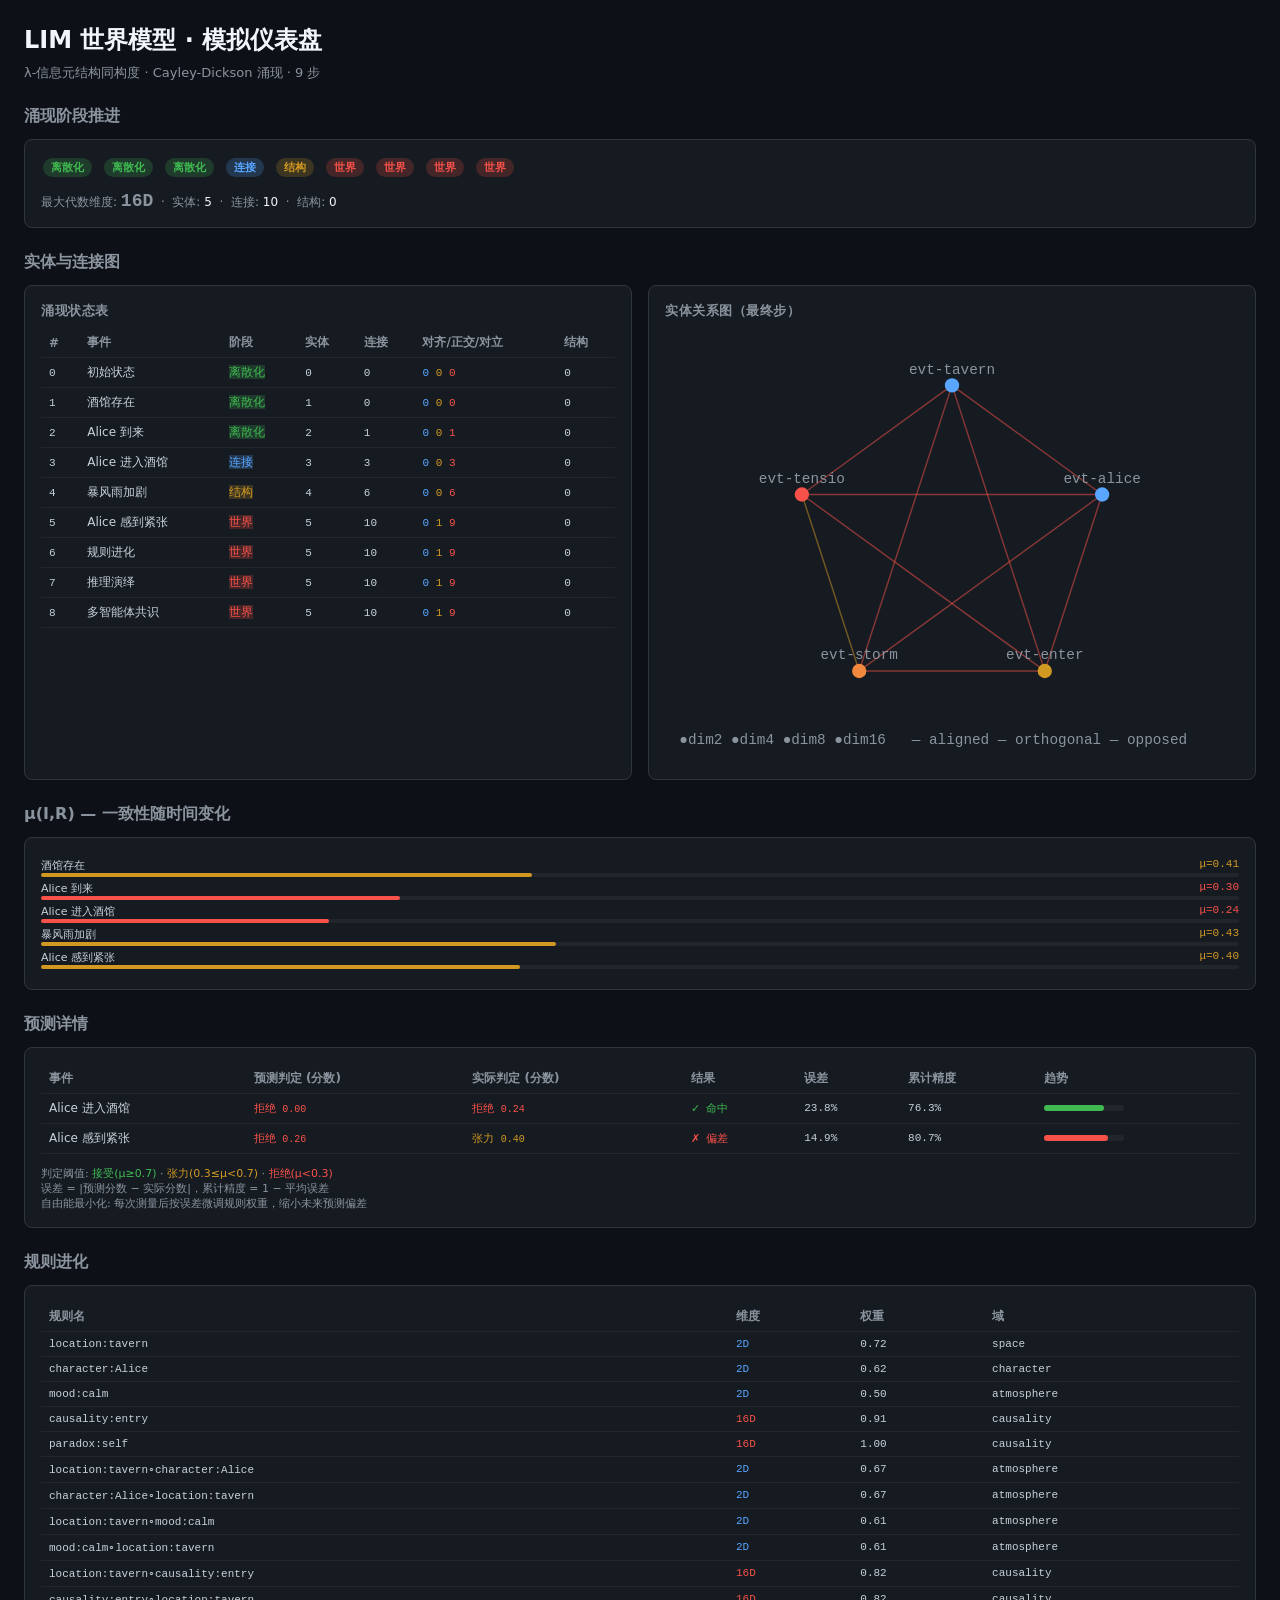
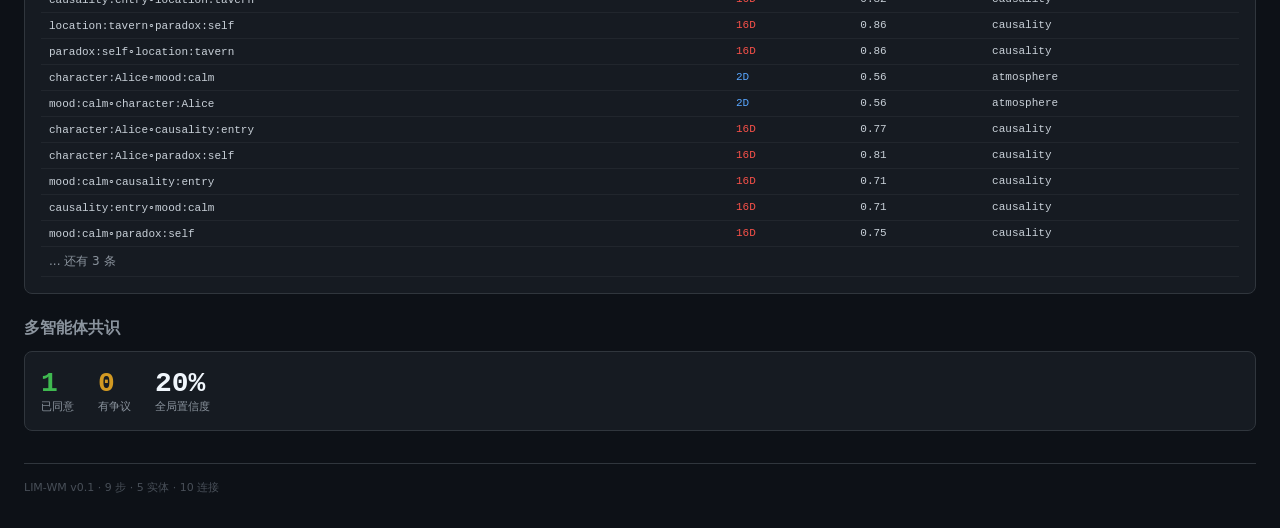
<file: limwm.html>
<!DOCTYPE html>
<html lang="zh">
<head>
<meta charset="UTF-8">
<meta name="viewport" content="width=device-width, initial-scale=1.0">
<title>LIM-WM World Model Dashboard</title>
<style>
*{box-sizing:border-box;margin:0;padding:0}
body{font-family:system-ui,sans-serif;background:#0d1117;color:#c9d1d9;padding:24px}
h1{font-size:24px;margin-bottom:8px;color:#f0f6fc}
h2{font-size:16px;color:#8b949e;margin:24px 0 12px}
.grid{display:grid;grid-template-columns:repeat(auto-fit,minmax(320px,1fr));gap:16px}
.card{background:#161b22;border:1px solid #30363d;border-radius:8px;padding:16px}
.card h3{font-size:13px;color:#8b949e;margin-bottom:8px;text-transform:uppercase;letter-spacing:.5px}
.value{font-size:28px;font-weight:700;font-family:monospace}
.accepted{color:#3fb950}.tension{color:#d29922}.rejected{color:#f85149}
.aligned{color:#58a6ff}.orthogonal{color:#d29922}.opposed{color:#f85149}
table{width:100%;border-collapse:collapse;font-size:12px}
th,td{padding:6px 8px;text-align:left;border-bottom:1px solid #21262d}
th{color:#8b949e;font-weight:600}
.mono{font-family:monospace;font-size:11px}
.bar{height:8px;border-radius:4px;margin:4px 0;transition:width .3s}
.bar-dim1{background:#3fb950}.bar-dim2{background:#58a6ff}
.bar-dim4{background:#d29922}.bar-dim8{background:#f0883e}
.bar-dim16{background:#f85149}
.bar-phase{background:linear-gradient(90deg,#3fb950,#58a6ff,#d29922,#f85149)}
.phase-pill{display:inline-block;padding:2px 8px;border-radius:12px;font-size:11px;font-weight:600}
.pill-d{background:#3fb95033;color:#3fb950}
.pill-c{background:#58a6ff33;color:#58a6ff}
.pill-s{background:#d2992233;color:#d29922}
.pill-w{background:#f8514933;color:#f85149}
svg{width:100%;height:auto}
.axis{stroke:#30363d;stroke-width:1}
.label{font-size:10px;fill:#8b949e;font-family:monospace}
.conn-line{stroke:#30363d;stroke-width:1}
.conn-aligned{stroke:#58a6ff}.conn-orthogonal{stroke:#d29922}.conn-opposed{stroke:#f85149}
.node{fill:#58a6ff}.node-dim16{fill:#f85149}.node-dim8{fill:#f0883e}.node-dim4{fill:#d29922}.node-dim2{fill:#58a6ff}
footer{margin-top:32px;padding-top:16px;border-top:1px solid#30363d;font-size:11px;color:#484f58}
</style>
</head>
<body>
<h1>LIM 世界模型 · 模拟仪表盘</h1>
<p style="color:#8b949e;font-size:13px">λ-信息元结构同构度 · Cayley-Dickson 涌现 · 9 步</p>

<h2>涌现阶段推进</h2>
<div class="card">

    <div style="display:flex;align-items:center;gap:8px;flex-wrap:wrap;margin-bottom:12px"><span class="phase-pill pill-d" style="margin:2px" title="第0步: 初始状态">离散化</span><span class="phase-pill pill-d" style="margin:2px" title="第1步: 酒馆存在">离散化</span><span class="phase-pill pill-d" style="margin:2px" title="第2步: Alice 到来">离散化</span><span class="phase-pill pill-c" style="margin:2px" title="第3步: Alice 进入酒馆">连接</span><span class="phase-pill pill-s" style="margin:2px" title="第4步: 暴风雨加剧">结构</span><span class="phase-pill pill-w" style="margin:2px" title="第5步: Alice 感到紧张">世界</span><span class="phase-pill pill-w" style="margin:2px" title="第6步: 规则进化">世界</span><span class="phase-pill pill-w" style="margin:2px" title="第7步: 推理演绎">世界</span><span class="phase-pill pill-w" style="margin:2px" title="第8步: 多智能体共识">世界</span></div>
    <div style="font-size:12px;color:#8b949e">
      最大代数维度: <span class="value" style="font-size:18px">16D</span>
      &nbsp;·&nbsp; 实体: <span style="color:#f0f6fc">5</span>
      &nbsp;·&nbsp; 连接: <span style="color:#f0f6fc">10</span>
      &nbsp;·&nbsp; 结构: <span style="color:#f0f6fc">0</span>
    </div>
</div>

<h2>实体与连接图</h2>
<div class="grid">
<div class="card">
<h3>涌现状态表</h3>
<table>
    <tr><th>#</th><th>事件</th><th>阶段</th><th>实体</th><th>连接</th><th>对齐/正交/对立</th><th>结构</th></tr>
    <tr>
      <td class="mono">0</td>
      <td>初始状态</td>
      <td><span class="pill-d">离散化</span></td>
      <td class="mono">0</td>
      <td class="mono">0</td>
      <td class="mono"><span class="aligned">0</span> <span class="orthogonal">0</span> <span class="opposed">0</span></td>
      <td class="mono">0</td>
    </tr><tr>
      <td class="mono">1</td>
      <td>酒馆存在</td>
      <td><span class="pill-d">离散化</span></td>
      <td class="mono">1</td>
      <td class="mono">0</td>
      <td class="mono"><span class="aligned">0</span> <span class="orthogonal">0</span> <span class="opposed">0</span></td>
      <td class="mono">0</td>
    </tr><tr>
      <td class="mono">2</td>
      <td>Alice 到来</td>
      <td><span class="pill-d">离散化</span></td>
      <td class="mono">2</td>
      <td class="mono">1</td>
      <td class="mono"><span class="aligned">0</span> <span class="orthogonal">0</span> <span class="opposed">1</span></td>
      <td class="mono">0</td>
    </tr><tr>
      <td class="mono">3</td>
      <td>Alice 进入酒馆</td>
      <td><span class="pill-c">连接</span></td>
      <td class="mono">3</td>
      <td class="mono">3</td>
      <td class="mono"><span class="aligned">0</span> <span class="orthogonal">0</span> <span class="opposed">3</span></td>
      <td class="mono">0</td>
    </tr><tr>
      <td class="mono">4</td>
      <td>暴风雨加剧</td>
      <td><span class="pill-s">结构</span></td>
      <td class="mono">4</td>
      <td class="mono">6</td>
      <td class="mono"><span class="aligned">0</span> <span class="orthogonal">0</span> <span class="opposed">6</span></td>
      <td class="mono">0</td>
    </tr><tr>
      <td class="mono">5</td>
      <td>Alice 感到紧张</td>
      <td><span class="pill-w">世界</span></td>
      <td class="mono">5</td>
      <td class="mono">10</td>
      <td class="mono"><span class="aligned">0</span> <span class="orthogonal">1</span> <span class="opposed">9</span></td>
      <td class="mono">0</td>
    </tr><tr>
      <td class="mono">6</td>
      <td>规则进化</td>
      <td><span class="pill-w">世界</span></td>
      <td class="mono">5</td>
      <td class="mono">10</td>
      <td class="mono"><span class="aligned">0</span> <span class="orthogonal">1</span> <span class="opposed">9</span></td>
      <td class="mono">0</td>
    </tr><tr>
      <td class="mono">7</td>
      <td>推理演绎</td>
      <td><span class="pill-w">世界</span></td>
      <td class="mono">5</td>
      <td class="mono">10</td>
      <td class="mono"><span class="aligned">0</span> <span class="orthogonal">1</span> <span class="opposed">9</span></td>
      <td class="mono">0</td>
    </tr><tr>
      <td class="mono">8</td>
      <td>多智能体共识</td>
      <td><span class="pill-w">世界</span></td>
      <td class="mono">5</td>
      <td class="mono">10</td>
      <td class="mono"><span class="aligned">0</span> <span class="orthogonal">1</span> <span class="opposed">9</span></td>
      <td class="mono">0</td>
    </tr>
  </table>
</div>
<div class="card">
<h3>实体关系图（最终步）</h3>
<svg viewBox="0 0 400 300">
    <line x1="304.6162167924669" y1="116.00813061875579" x2="200" y2="40" class="conn-opposed" opacity="0.5"/><line x1="264.65637775217203" y1="238.99186938124421" x2="200" y2="40" class="conn-opposed" opacity="0.5"/><line x1="264.65637775217203" y1="238.99186938124421" x2="304.6162167924669" y2="116.00813061875579" class="conn-opposed" opacity="0.5"/><line x1="135.34362224782797" y1="238.99186938124421" x2="200" y2="40" class="conn-opposed" opacity="0.5"/><line x1="135.34362224782797" y1="238.99186938124421" x2="304.6162167924669" y2="116.00813061875579" class="conn-opposed" opacity="0.5"/><line x1="135.34362224782797" y1="238.99186938124421" x2="264.65637775217203" y2="238.99186938124421" class="conn-opposed" opacity="0.5"/><line x1="95.3837832075331" y1="116.0081306187558" x2="200" y2="40" class="conn-opposed" opacity="0.5"/><line x1="95.3837832075331" y1="116.0081306187558" x2="304.6162167924669" y2="116.00813061875579" class="conn-opposed" opacity="0.5"/><line x1="95.3837832075331" y1="116.0081306187558" x2="264.65637775217203" y2="238.99186938124421" class="conn-opposed" opacity="0.5"/><line x1="95.3837832075331" y1="116.0081306187558" x2="135.34362224782797" y2="238.99186938124421" class="conn-orthogonal" opacity="0.5"/><circle cx="200" cy="40" r="5" class="node-dim2"/><text x="200" y="32" class="label" text-anchor="middle">evt-tavern</text><circle cx="304.6162167924669" cy="116.00813061875579" r="5" class="node-dim2"/><text x="304.6162167924669" y="108.00813061875579" class="label" text-anchor="middle">evt-alice</text><circle cx="264.65637775217203" cy="238.99186938124421" r="5" class="node-dim4"/><text x="264.65637775217203" y="230.99186938124421" class="label" text-anchor="middle">evt-enter</text><circle cx="135.34362224782797" cy="238.99186938124421" r="5" class="node-dim8"/><text x="135.34362224782797" y="230.99186938124421" class="label" text-anchor="middle">evt-storm</text><circle cx="95.3837832075331" cy="116.0081306187558" r="5" class="node-dim16"/><text x="95.3837832075331" y="108.0081306187558" class="label" text-anchor="middle">evt-tensio</text>
    <text x="10" y="290" class="label">●dim2 ●dim4 ●dim8 ●dim16 &nbsp; — aligned — orthogonal — opposed</text>
  </svg>
</div>
</div>

<h2>μ(I,R) — 一致性随时间变化</h2>
<div class="card">
<div style="margin:4px 0">
      <div style="display:flex;justify-content:space-between;font-size:11px"><span>酒馆存在</span><span class="mono tension">μ=0.41</span></div>
      <div style="background:#21262d;border-radius:4px;height:4px"><div style="width:41%;height:4px;background:#d29922;border-radius:4px"></div></div>
    </div><div style="margin:4px 0">
      <div style="display:flex;justify-content:space-between;font-size:11px"><span>Alice 到来</span><span class="mono rejected">μ=0.30</span></div>
      <div style="background:#21262d;border-radius:4px;height:4px"><div style="width:30%;height:4px;background:#f85149;border-radius:4px"></div></div>
    </div><div style="margin:4px 0">
      <div style="display:flex;justify-content:space-between;font-size:11px"><span>Alice 进入酒馆</span><span class="mono rejected">μ=0.24</span></div>
      <div style="background:#21262d;border-radius:4px;height:4px"><div style="width:24%;height:4px;background:#f85149;border-radius:4px"></div></div>
    </div><div style="margin:4px 0">
      <div style="display:flex;justify-content:space-between;font-size:11px"><span>暴风雨加剧</span><span class="mono tension">μ=0.43</span></div>
      <div style="background:#21262d;border-radius:4px;height:4px"><div style="width:43%;height:4px;background:#d29922;border-radius:4px"></div></div>
    </div><div style="margin:4px 0">
      <div style="display:flex;justify-content:space-between;font-size:11px"><span>Alice 感到紧张</span><span class="mono tension">μ=0.40</span></div>
      <div style="background:#21262d;border-radius:4px;height:4px"><div style="width:40%;height:4px;background:#d29922;border-radius:4px"></div></div>
    </div>
</div>

<h2>预测详情</h2>
<div class="card">
<table>
    <tr><th>事件</th><th>预测判定 (分数)</th><th>实际判定 (分数)</th><th>结果</th><th>误差</th><th>累计精度</th><th>趋势</th></tr>
    <tr>
      <td>Alice 进入酒馆</td>
      <td class="mono rejected">拒绝 <span style="font-size:10px">0.00</span></td>
      <td class="mono rejected">拒绝 <span style="font-size:10px">0.24</span></td>
      <td class="mono"><span class="accepted">✓ 命中</span></td>
      <td class="mono">23.8%</td>
      <td class="mono">76.3%</td>
      <td>
        <div style="background:#21262d;border-radius:3px;height:6px;width:80px">
          <div style="width:76%;height:6px;background:#3fb950;border-radius:3px"></div>
        </div>
      </td>
    </tr><tr>
      <td>Alice 感到紧张</td>
      <td class="mono rejected">拒绝 <span style="font-size:10px">0.26</span></td>
      <td class="mono tension">张力 <span style="font-size:10px">0.40</span></td>
      <td class="mono"><span class="rejected">✗ 偏差</span></td>
      <td class="mono">14.9%</td>
      <td class="mono">80.7%</td>
      <td>
        <div style="background:#21262d;border-radius:3px;height:6px;width:80px">
          <div style="width:81%;height:6px;background:#f85149;border-radius:3px"></div>
        </div>
      </td>
    </tr>
  </table>
  <div style="margin-top:12px;font-size:11px;color:#8b949e">
    判定阈值: <span class="accepted">接受(μ≥0.7)</span> · <span class="tension">张力(0.3≤μ<0.7)</span> · <span class="rejected">拒绝(μ<0.3)</span><br>
    误差 = |预测分数 − 实际分数|，累计精度 = 1 − 平均误差<br>
    自由能最小化: 每次测量后按误差微调规则权重，缩小未来预测偏差
  </div>
</div>

<h2>规则进化</h2>
<div class="card">
<table>
    <tr><th>规则名</th><th>维度</th><th>权重</th><th>域</th></tr>
    <tr>
      <td class="mono">location:tavern</td>
      <td class="mono aligned">2D</td>
      <td class="mono">0.72</td>
      <td class="mono">space</td>
    </tr><tr>
      <td class="mono">character:Alice</td>
      <td class="mono aligned">2D</td>
      <td class="mono">0.62</td>
      <td class="mono">character</td>
    </tr><tr>
      <td class="mono">mood:calm</td>
      <td class="mono aligned">2D</td>
      <td class="mono">0.50</td>
      <td class="mono">atmosphere</td>
    </tr><tr>
      <td class="mono">causality:entry</td>
      <td class="mono rejected">16D</td>
      <td class="mono">0.91</td>
      <td class="mono">causality</td>
    </tr><tr>
      <td class="mono">paradox:self</td>
      <td class="mono rejected">16D</td>
      <td class="mono">1.00</td>
      <td class="mono">causality</td>
    </tr><tr>
      <td class="mono">location:tavern∘character:Alice</td>
      <td class="mono aligned">2D</td>
      <td class="mono">0.67</td>
      <td class="mono">atmosphere</td>
    </tr><tr>
      <td class="mono">character:Alice∘location:tavern</td>
      <td class="mono aligned">2D</td>
      <td class="mono">0.67</td>
      <td class="mono">atmosphere</td>
    </tr><tr>
      <td class="mono">location:tavern∘mood:calm</td>
      <td class="mono aligned">2D</td>
      <td class="mono">0.61</td>
      <td class="mono">atmosphere</td>
    </tr><tr>
      <td class="mono">mood:calm∘location:tavern</td>
      <td class="mono aligned">2D</td>
      <td class="mono">0.61</td>
      <td class="mono">atmosphere</td>
    </tr><tr>
      <td class="mono">location:tavern∘causality:entry</td>
      <td class="mono rejected">16D</td>
      <td class="mono">0.82</td>
      <td class="mono">causality</td>
    </tr><tr>
      <td class="mono">causality:entry∘location:tavern</td>
      <td class="mono rejected">16D</td>
      <td class="mono">0.82</td>
      <td class="mono">causality</td>
    </tr><tr>
      <td class="mono">location:tavern∘paradox:self</td>
      <td class="mono rejected">16D</td>
      <td class="mono">0.86</td>
      <td class="mono">causality</td>
    </tr><tr>
      <td class="mono">paradox:self∘location:tavern</td>
      <td class="mono rejected">16D</td>
      <td class="mono">0.86</td>
      <td class="mono">causality</td>
    </tr><tr>
      <td class="mono">character:Alice∘mood:calm</td>
      <td class="mono aligned">2D</td>
      <td class="mono">0.56</td>
      <td class="mono">atmosphere</td>
    </tr><tr>
      <td class="mono">mood:calm∘character:Alice</td>
      <td class="mono aligned">2D</td>
      <td class="mono">0.56</td>
      <td class="mono">atmosphere</td>
    </tr><tr>
      <td class="mono">character:Alice∘causality:entry</td>
      <td class="mono rejected">16D</td>
      <td class="mono">0.77</td>
      <td class="mono">causality</td>
    </tr><tr>
      <td class="mono">character:Alice∘paradox:self</td>
      <td class="mono rejected">16D</td>
      <td class="mono">0.81</td>
      <td class="mono">causality</td>
    </tr><tr>
      <td class="mono">mood:calm∘causality:entry</td>
      <td class="mono rejected">16D</td>
      <td class="mono">0.71</td>
      <td class="mono">causality</td>
    </tr><tr>
      <td class="mono">causality:entry∘mood:calm</td>
      <td class="mono rejected">16D</td>
      <td class="mono">0.71</td>
      <td class="mono">causality</td>
    </tr><tr>
      <td class="mono">mood:calm∘paradox:self</td>
      <td class="mono rejected">16D</td>
      <td class="mono">0.75</td>
      <td class="mono">causality</td>
    </tr>
    <tr><td colspan="4" style="color:#8b949e">... 还有 3 条</td></tr>
  </table>
</div>


<h2>多智能体共识</h2>
<div class="card">
<div style="display:flex;gap:24px">
    <div>
      <div class="value accepted">1</div>
      <div style="font-size:11px;color:#8b949e">已同意</div>
    </div>
    <div>
      <div class="value tension">0</div>
      <div style="font-size:11px;color:#8b949e">有争议</div>
    </div>
    <div>
      <div class="value" style="color:#f0f6fc">20%</div>
      <div style="font-size:11px;color:#8b949e">全局置信度</div>
    </div>
  </div>
</div>

<footer>LIM-WM v0.1 · 9 步 · 5 实体 · 10 连接</footer>
</body>
</html>
</file>
<file: atm/assets/index-CZy6r_pu.css>
:root{--paper: #faf6ef;--paper-2: #f1ebde;--ink: #1f1d1a;--ink-soft: #4a4640;--rule: #c9bfa9;--accent: #b3541e;--accent-2: #3a6b3a;--muted: #8a7a64;--highlight: #f5e9c5}*{box-sizing:border-box}html,body{margin:0;padding:0}body{background:var(--paper);color:var(--ink);font-family:"Noto Serif SC","Source Han Serif SC",Songti SC,STSong,Hiragino Sans GB,Microsoft YaHei,Georgia,Times New Roman,serif;font-size:17px;line-height:1.85;-webkit-font-smoothing:antialiased}.site-header{border-bottom:1px solid var(--rule);background:linear-gradient(180deg,#f5efde 0%,var(--paper) 100%);padding:32px 24px 20px;text-align:center}.site-header h1{font-size:38px;font-weight:600;letter-spacing:.4em;margin:0 0 8px;color:var(--ink)}.site-header .sub{color:var(--muted);font-size:14px;letter-spacing:.2em;margin:0}.site-header .author{margin-top:14px;font-size:14px;color:var(--ink-soft)}.app{display:grid;grid-template-columns:280px 1fr;min-height:calc(100vh - 130px)}.sidebar{border-right:1px solid var(--rule);padding:24px 18px 60px;position:sticky;top:0;align-self:start;max-height:100vh;overflow-y:auto;background:#fbf8f1}.sidebar h3{font-size:12px;letter-spacing:.3em;color:var(--muted);margin:18px 0 6px;text-transform:uppercase;border-bottom:1px dashed var(--rule);padding-bottom:4px}.sidebar h3:first-child{margin-top:0}.sidebar a{display:block;padding:5px 8px;color:var(--ink-soft);text-decoration:none;font-size:14px;border-radius:3px;line-height:1.5}.sidebar a:hover{background:var(--highlight);color:var(--ink)}.sidebar a.active{background:var(--accent);color:#fffaf0}.main{padding:48px 56px 80px;max-width:880px}.main h1{font-size:32px;font-weight:600;margin:0 0 8px;letter-spacing:.1em}.main .lesson-no{color:var(--muted);font-size:13px;letter-spacing:.3em;margin-bottom:28px}.main h2{font-size:22px;font-weight:600;margin:40px 0 16px;padding-bottom:6px;border-bottom:1px solid var(--rule);color:var(--ink)}.main h3{font-size:18px;font-weight:600;margin:28px 0 12px;color:var(--ink)}.main p{margin:0 0 16px}.main em{color:var(--ink-soft);font-style:normal;background:var(--highlight);padding:0 4px}.main strong{color:var(--accent)}.main ul,.main ol{padding-left:1.4em}.main li{margin-bottom:6px}.fig{margin:28px 0;padding:18px 18px 14px;background:#fffdf7;border:1px solid var(--rule);border-radius:4px}.fig svg{display:block;max-width:100%;height:auto;margin:0 auto}.fig .caption{font-size:13px;color:var(--ink-soft);text-align:center;margin-top:10px;border-top:1px dashed var(--rule);padding-top:8px;line-height:1.6}.fig .caption strong{color:var(--ink)}.fig-toggle{display:flex;gap:0;margin-bottom:12px;border:1px solid var(--rule);border-radius:4px;overflow:hidden;width:fit-content;background:#faf6ef}.fig-toggle button{padding:6px 14px;border:none;background:transparent;font-size:13px;font-family:inherit;color:var(--ink-soft);cursor:pointer;transition:background .15s,color .15s}.fig-toggle button:hover:not(:disabled){background:var(--highlight);color:var(--ink)}.fig-toggle button.active{background:var(--accent);color:#fffaf0}.fig-toggle button:disabled{opacity:.4;cursor:not-allowed}.fig-toggle button:not(:last-child){border-right:1px solid var(--rule)}.figure-grid{display:grid;grid-template-columns:1fr 1fr;gap:18px;margin:24px 0}.anat-with-locator{display:flex;align-items:flex-start;gap:12px;background:linear-gradient(180deg,#f5efde,#fffdf7);padding:8px;border-radius:3px}body[data-dark="1"] .anat-with-locator{background:linear-gradient(180deg,#2a2620,#25221c)}.anat-figure-wrap{flex:1;min-width:0}@media (max-width: 700px){.figure-grid{grid-template-columns:1fr}}.hero{text-align:center;padding:60px 0 30px}.hero .badge{display:inline-block;font-size:12px;letter-spacing:.3em;color:var(--accent);border:1px solid var(--accent);padding:4px 14px;border-radius:99px;margin-bottom:22px}.hero h2{font-size:30px;font-weight:500;line-height:1.5;margin:0 0 18px;border:none;padding:0}.hero .lede{max-width:620px;margin:0 auto 28px;color:var(--ink-soft);font-size:16px}.hero .quote{font-size:17px;color:var(--ink-soft);border-left:3px solid var(--accent);padding:6px 18px;display:inline-block;text-align:left;max-width:560px;margin:0 auto 32px;background:var(--highlight)}.lesson-cards{display:grid;grid-template-columns:repeat(auto-fit,minmax(220px,1fr));gap:18px;margin-top:30px}.home-cta{display:grid;grid-template-columns:repeat(auto-fit,minmax(220px,1fr));gap:16px;margin:36px 0 10px}.cta-btn{display:flex;flex-direction:column;gap:8px;padding:22px 18px;border:1px solid var(--rule);border-radius:4px;background:#fffdf7;color:var(--ink);text-decoration:none;font-size:16px;font-weight:600;transition:all .15s}.cta-btn:hover{transform:translateY(-2px);box-shadow:0 6px 18px #785a3226;border-color:var(--accent)}.cta-btn.primary{background:var(--accent);color:#fffaf0;border-color:var(--accent)}.cta-btn.primary:hover{background:#964418}.cta-btn span{font-size:12px;font-weight:400;color:inherit;opacity:.7}.part-grid{display:grid;grid-template-columns:repeat(auto-fit,minmax(180px,1fr));gap:14px;margin:24px 0}.part-card{display:flex;flex-direction:column;align-items:center;gap:6px;padding:18px 14px;border:1px solid var(--rule);border-radius:4px;background:#fffdf7;text-decoration:none;color:var(--ink);text-align:center;transition:all .15s}.part-card:hover{transform:translateY(-2px);box-shadow:0 6px 18px #785a321f;border-color:var(--accent)}.part-icon{width:56px;height:56px;display:flex;align-items:center;justify-content:center;margin-bottom:4px}.part-card h3{font-size:16px;margin:0;border:none;padding:0;font-weight:600}.part-card p{font-size:12px;color:var(--muted);margin:0;line-height:1.5}.part-card .part-lessons{margin-top:6px;font-size:11px;color:var(--accent-2)}.how-to-read{margin-top:40px;padding:20px 22px;background:#f5e9c5;border-radius:4px;border-left:3px solid var(--accent)}.how-to-read h3{margin:0 0 12px;border:none;padding:0;font-size:16px}.how-to-read ol{margin:0;padding-left:1.4em;font-size:14px;line-height:1.8;color:var(--ink-soft)}.part-refs{display:flex;flex-direction:column;gap:10px;margin:20px 0}.part-ref{display:block;padding:14px 18px;border:1px solid var(--rule);border-left:3px solid var(--accent-2);border-radius:4px;background:#fffdf7;text-decoration:none;color:var(--ink);transition:all .15s}.part-ref:hover{background:#f5e9c5;border-left-color:var(--accent)}.ref-section{font-size:12px;color:var(--accent);letter-spacing:.1em;margin-bottom:6px}.ref-text{font-size:15px;line-height:1.7;color:var(--ink-soft)}.lesson-card{border:1px solid var(--rule);background:#fffdf7;border-radius:4px;padding:18px 16px;text-decoration:none;color:var(--ink);transition:transform .15s,box-shadow .15s}.lesson-card:hover{transform:translateY(-2px);box-shadow:0 6px 18px #785a321f}.lesson-card .num{font-size:12px;color:var(--accent);letter-spacing:.2em}.lesson-card h4{font-size:18px;font-weight:600;margin:6px 0}.lesson-card p{font-size:13px;color:var(--muted);margin:0;line-height:1.6}.lesson-card .fig-count{margin-top:10px;font-size:12px;color:var(--accent-2)}.foot{border-top:1px solid var(--rule);padding:30px 24px;text-align:center;font-size:13px;color:var(--muted);background:#f5efde}@media (max-width: 900px){.app{grid-template-columns:1fr}.sidebar{position:static;max-height:none;border-right:0;border-bottom:1px solid var(--rule)}.main{padding:32px 22px 60px}.site-header h1{font-size:28px;letter-spacing:.2em}}::-webkit-scrollbar{width:8px;height:8px}::-webkit-scrollbar-track{background:transparent}::-webkit-scrollbar-thumb{background:var(--rule);border-radius:4px}.back-to-top{position:fixed;right:32px;bottom:32px;width:48px;height:48px;border-radius:50%;border:1px solid var(--rule);background:var(--paper);color:var(--ink);font-size:20px;cursor:pointer;box-shadow:0 4px 12px #785a3226;z-index:100;transition:all .15s}.back-to-top:hover{background:var(--accent);color:#fffaf0;transform:translateY(-2px)}.reading-tools{display:inline-flex;align-items:center;gap:6px;margin-top:16px;padding:6px 12px;background:#fffdf7;border:1px solid var(--rule);border-radius:4px;font-size:13px}.reading-tools .tool-label{color:var(--muted);margin-right:2px}.reading-tools button{border:1px solid transparent;background:transparent;padding:3px 8px;border-radius:3px;cursor:pointer;font-family:inherit;color:var(--ink-soft);font-size:13px;transition:all .15s}.reading-tools button:hover{background:var(--highlight);color:var(--ink)}.reading-tools button.active{background:var(--accent);color:#fffaf0}.reading-tools .tool-sep{color:var(--rule);margin:0 4px}body[data-font-size=small] .main{font-size:15px}body[data-font-size=normal] .main{font-size:17px}body[data-font-size=large] .main{font-size:19px}body[data-font-size=large] .main h2{font-size:24px}body[data-font-size=large] .main h3,body[data-font-size=small] .main h2{font-size:20px}body[data-font-size=small] .main h3{font-size:16px}body[data-dark="1"]{--paper: #1c1a16;--paper-2: #25221c;--ink: #e8e0d0;--ink-soft: #b8b0a0;--rule: #4a4640;--muted: #8a7a64;--highlight: #2d2920;background:var(--paper);color:var(--ink)}body[data-dark="1"] .site-header{background:linear-gradient(180deg,#25221c,#1c1a16)}body[data-dark="1"] .sidebar{background:#25221c}body[data-dark="1"] .lesson-card,body[data-dark="1"] .part-card,body[data-dark="1"] .part-ref,body[data-dark="1"] .fig{background:#25221c;border-color:var(--rule)}body[data-dark="1"] .cta-btn{background:#25221c;border-color:var(--rule);color:var(--ink)}body[data-dark="1"] .fig-toggle{background:#2a2620}body[data-dark="1"] .foot{background:#25221c}body[data-dark="1"] .fig svg rect[fill="#fffdf7"]{fill:#2a2620}.search-box{display:flex;align-items:center;gap:8px;margin:20px 0;border:1px solid var(--rule);border-radius:4px;padding:0 16px;background:#fffdf7}body[data-dark="1"] .search-box{background:#25221c}.search-box input{flex:1;border:none;background:transparent;padding:14px 0;font-family:inherit;font-size:16px;color:var(--ink);outline:none}.search-box input::placeholder{color:var(--muted)}.search-box button{border:none;background:transparent;color:var(--muted);cursor:pointer;font-size:22px;padding:4px 10px}.search-box button:hover{color:var(--accent)}.search-meta{color:var(--ink-soft);font-size:14px;margin:12px 0}.search-results{display:flex;flex-direction:column;gap:8px}.search-result{display:block;padding:12px 16px;border:1px solid var(--rule);border-left:3px solid var(--accent-2);border-radius:4px;background:#fffdf7;text-decoration:none;color:var(--ink);transition:all .15s}body[data-dark="1"] .search-result{background:#25221c}.search-result:hover{background:#f5e9c5;border-left-color:var(--accent)}body[data-dark="1"] .search-result:hover{background:#2d2920}.sr-section{font-size:12px;color:var(--accent);letter-spacing:.1em;margin-bottom:4px}.sr-text{font-size:14px;line-height:1.7;color:var(--ink-soft)}.sr-text mark{background:var(--highlight);color:var(--ink);padding:1px 4px;border-radius:2px;font-weight:600}.search-tips{margin-top:30px;padding:24px;background:#f5e9c5;border-radius:4px;border-left:3px solid var(--accent)}body[data-dark="1"] .search-tips{background:#2d2920}.search-tips h3{margin:0 0 8px;font-size:16px;border:none;padding:0}.search-tips ul{margin:0 0 16px;padding-left:1.4em;color:var(--ink-soft);font-size:14px;line-height:1.8}.lesson-tools{display:grid;grid-template-columns:1fr 1fr;gap:16px;margin:24px 0}@media (max-width: 700px){.lesson-tools{grid-template-columns:1fr}}.audio-player{background:#fffdf7;border:1px solid var(--rule);border-radius:4px;padding:16px 18px;border-left:3px solid var(--accent)}body[data-dark="1"] .audio-player{background:#25221c}.audio-header{display:flex;justify-content:space-between;align-items:center;margin-bottom:12px}.audio-label{font-size:14px;font-weight:600;color:var(--accent)}.audio-status{font-size:12px;color:var(--ink-soft)}.audio-controls{display:flex;gap:8px;align-items:center;margin-bottom:12px}.audio-controls button{border:1px solid var(--rule);background:var(--paper);color:var(--ink);border-radius:4px;cursor:pointer;font-size:14px;padding:6px 10px;font-family:inherit;transition:all .15s}.audio-controls button:hover:not(:disabled){background:var(--highlight);border-color:var(--accent)}.audio-controls button:disabled{opacity:.4;cursor:not-allowed}.audio-controls .play-btn{font-size:18px;padding:6px 18px;background:var(--accent);color:#fffaf0;border-color:var(--accent)}.audio-controls .play-btn:hover{background:#964418}.audio-parts{display:flex;gap:6px;flex-wrap:wrap}.audio-dot{width:24px;height:6px;background:var(--rule);border-radius:3px;cursor:pointer;transition:all .15s}.audio-dot:hover{background:var(--accent-2)}.audio-dot.active{background:var(--accent)}.audio-dot.done{background:var(--accent-2)}.practice-timer{background:linear-gradient(135deg,#f5e9c5,#fffdf7);border:1px solid var(--rule);border-radius:4px;padding:16px 18px;display:flex;flex-direction:column}body[data-dark="1"] .practice-timer{background:linear-gradient(135deg,#2d2920,#25221c)}.pt-header{display:flex;justify-content:space-between;align-items:center;margin-bottom:12px}.pt-label{font-size:14px;font-weight:600;color:var(--ink)}.pt-progress{font-size:14px;color:var(--accent);font-weight:600}.pt-display{text-align:center;padding:8px 0}.pt-phase{font-size:13px;color:var(--ink-soft);text-transform:uppercase;letter-spacing:.2em;margin-bottom:4px}.pt-seconds{font-size:48px;font-weight:700;color:var(--ink);font-family:Georgia,serif;line-height:1;margin-bottom:12px}.pt-done{font-size:22px;color:var(--accent-2);font-weight:600;padding:20px 0}.pt-bar{height:6px;background:var(--rule);border-radius:3px;overflow:hidden;margin-bottom:12px}.pt-bar-fill{height:100%;transition:width 1s linear}.pt-controls{display:flex;gap:8px;justify-content:center}.pt-controls button{border:1px solid var(--rule);background:var(--paper);color:var(--ink);border-radius:4px;cursor:pointer;font-size:14px;padding:6px 16px;font-family:inherit;transition:all .15s}.pt-controls button:hover{background:var(--highlight);border-color:var(--accent)}.pt-controls .pt-start{background:var(--accent);color:#fffaf0;border-color:var(--accent)}.pt-sound{border:1px solid var(--rule);background:transparent;color:var(--ink-soft);font-size:14px;width:32px;height:24px;border-radius:3px;cursor:pointer;padding:0;line-height:1}.pt-sound.on{color:var(--accent)}.pt-hint{font-size:12px;color:var(--muted);margin-top:8px;text-align:center;font-style:italic}.pt-controls-row{display:flex;flex-direction:column;gap:6px;margin:12px 0;padding:10px;background:var(--paper-2);border-radius:4px}body[data-dark="1"] .pt-controls-row{background:#2a2620}.pt-control{display:flex;align-items:center;gap:4px;font-size:12px}.pt-ctrl-label{font-weight:600;color:var(--ink);min-width:38px}.pt-control button{border:1px solid var(--rule);background:var(--paper);color:var(--ink-soft);border-radius:3px;cursor:pointer;padding:2px 6px;font-size:11px;font-family:inherit;min-width:28px;transition:all .1s}body[data-dark="1"] .pt-control button{background:#25221c}.pt-control button:hover:not(:disabled){background:var(--accent);color:#fffaf0;border-color:var(--accent)}.pt-control button.active{background:var(--accent);color:#fffaf0;border-color:var(--accent)}.pt-control button:disabled{opacity:.4;cursor:not-allowed}.pt-control input{width:50px;border:1px solid var(--rule);background:var(--paper);color:var(--ink);border-radius:3px;padding:3px 4px;font-size:12px;font-family:inherit;text-align:center}body[data-dark="1"] .pt-control input{background:#25221c;color:var(--ink)}.pt-control input:disabled{opacity:.5}.video-demo{margin:24px 0;background:#fffdf7;border:1px solid var(--rule);border-radius:4px;padding:12px}body[data-dark="1"] .video-demo{background:#25221c}.vd-header{display:flex;justify-content:space-between;align-items:center;margin-bottom:10px;padding:0 6px}.vd-label{font-size:14px;font-weight:600;color:var(--ink)}.vd-title{font-size:12px;color:var(--ink-soft)}.vd-source{margin-top:10px;padding:10px 14px;background:var(--paper-2);border-radius:3px;border-left:3px solid var(--accent)}.vd-source-label{font-size:11px;color:var(--accent);font-weight:600;letter-spacing:.1em;margin-bottom:4px}.vd-source blockquote{margin:0;font-size:14px;color:var(--ink-soft);line-height:1.7;font-style:italic}.video-demo video{display:block;width:100%;max-height:480px;border-radius:4px;background:#000}.progress-stats{display:grid;grid-template-columns:repeat(auto-fit,minmax(160px,1fr));gap:16px;margin:24px 0}.stat-card{background:#fffdf7;border:1px solid var(--rule);border-radius:4px;padding:20px;text-align:center}body[data-dark="1"] .stat-card{background:#25221c}.stat-num{font-size:38px;font-weight:700;color:var(--accent);line-height:1.2;font-family:Georgia,serif}.stat-label{font-size:12px;color:var(--muted);margin-top:6px;letter-spacing:.1em}.progress-list{display:flex;flex-direction:column;gap:8px;margin:16px 0}.progress-row{display:grid;grid-template-columns:80px 1fr 80px;align-items:center;gap:16px;padding:12px 16px;background:#fffdf7;border:1px solid var(--rule);border-radius:4px;text-decoration:none;color:var(--ink);transition:all .15s}body[data-dark="1"] .progress-row{background:#25221c}.progress-row:hover{background:#f5e9c5;border-color:var(--accent);transform:translate(2px)}body[data-dark="1"] .progress-row:hover{background:#2d2920}.pr-num{color:var(--accent);font-size:13px;font-weight:600}.pr-title{font-size:15px;font-weight:600;margin-bottom:4px}.pr-meta{font-size:12px;color:var(--muted)}.pr-badge{text-align:center;padding:4px 8px;border-radius:3px;font-size:11px;font-weight:600}.pr-badge.started{background:var(--accent-2);color:#fffaf0}.pr-badge.not-started{background:var(--rule);color:var(--ink-soft)}
</file>
